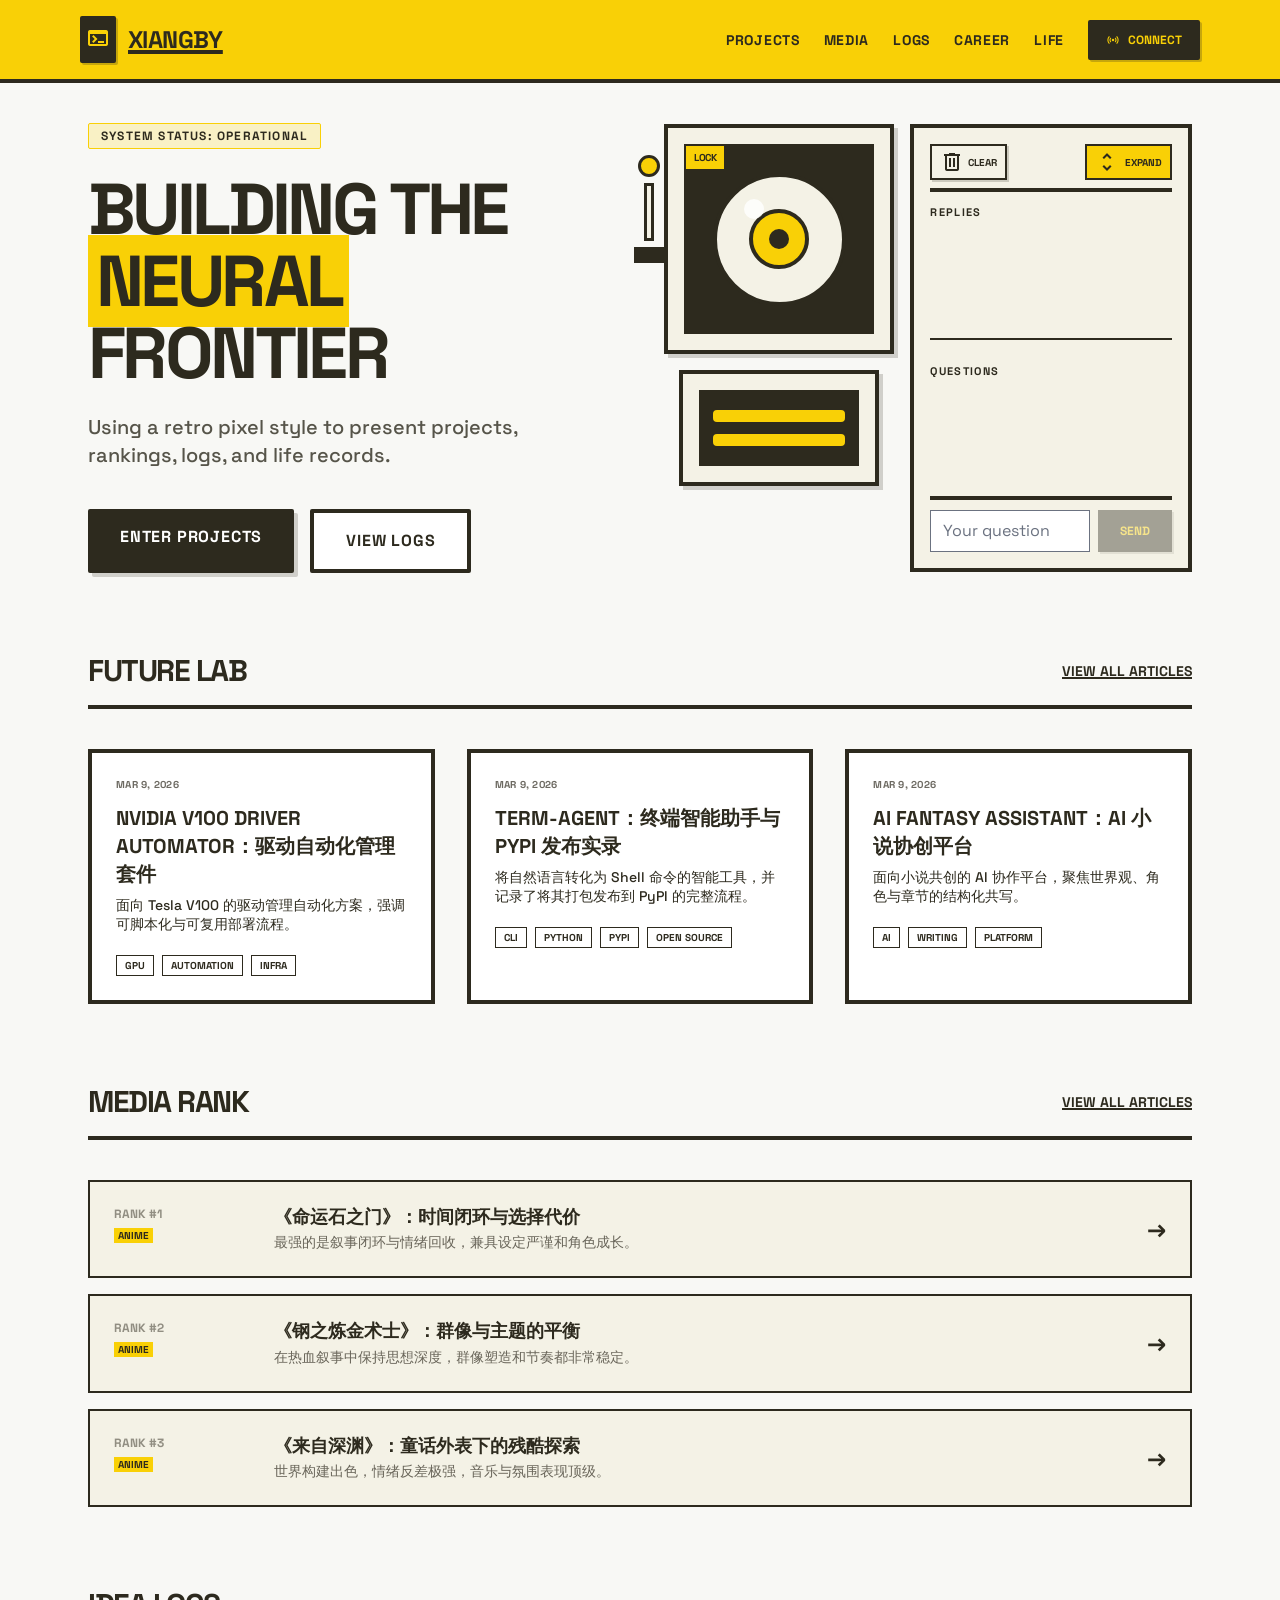
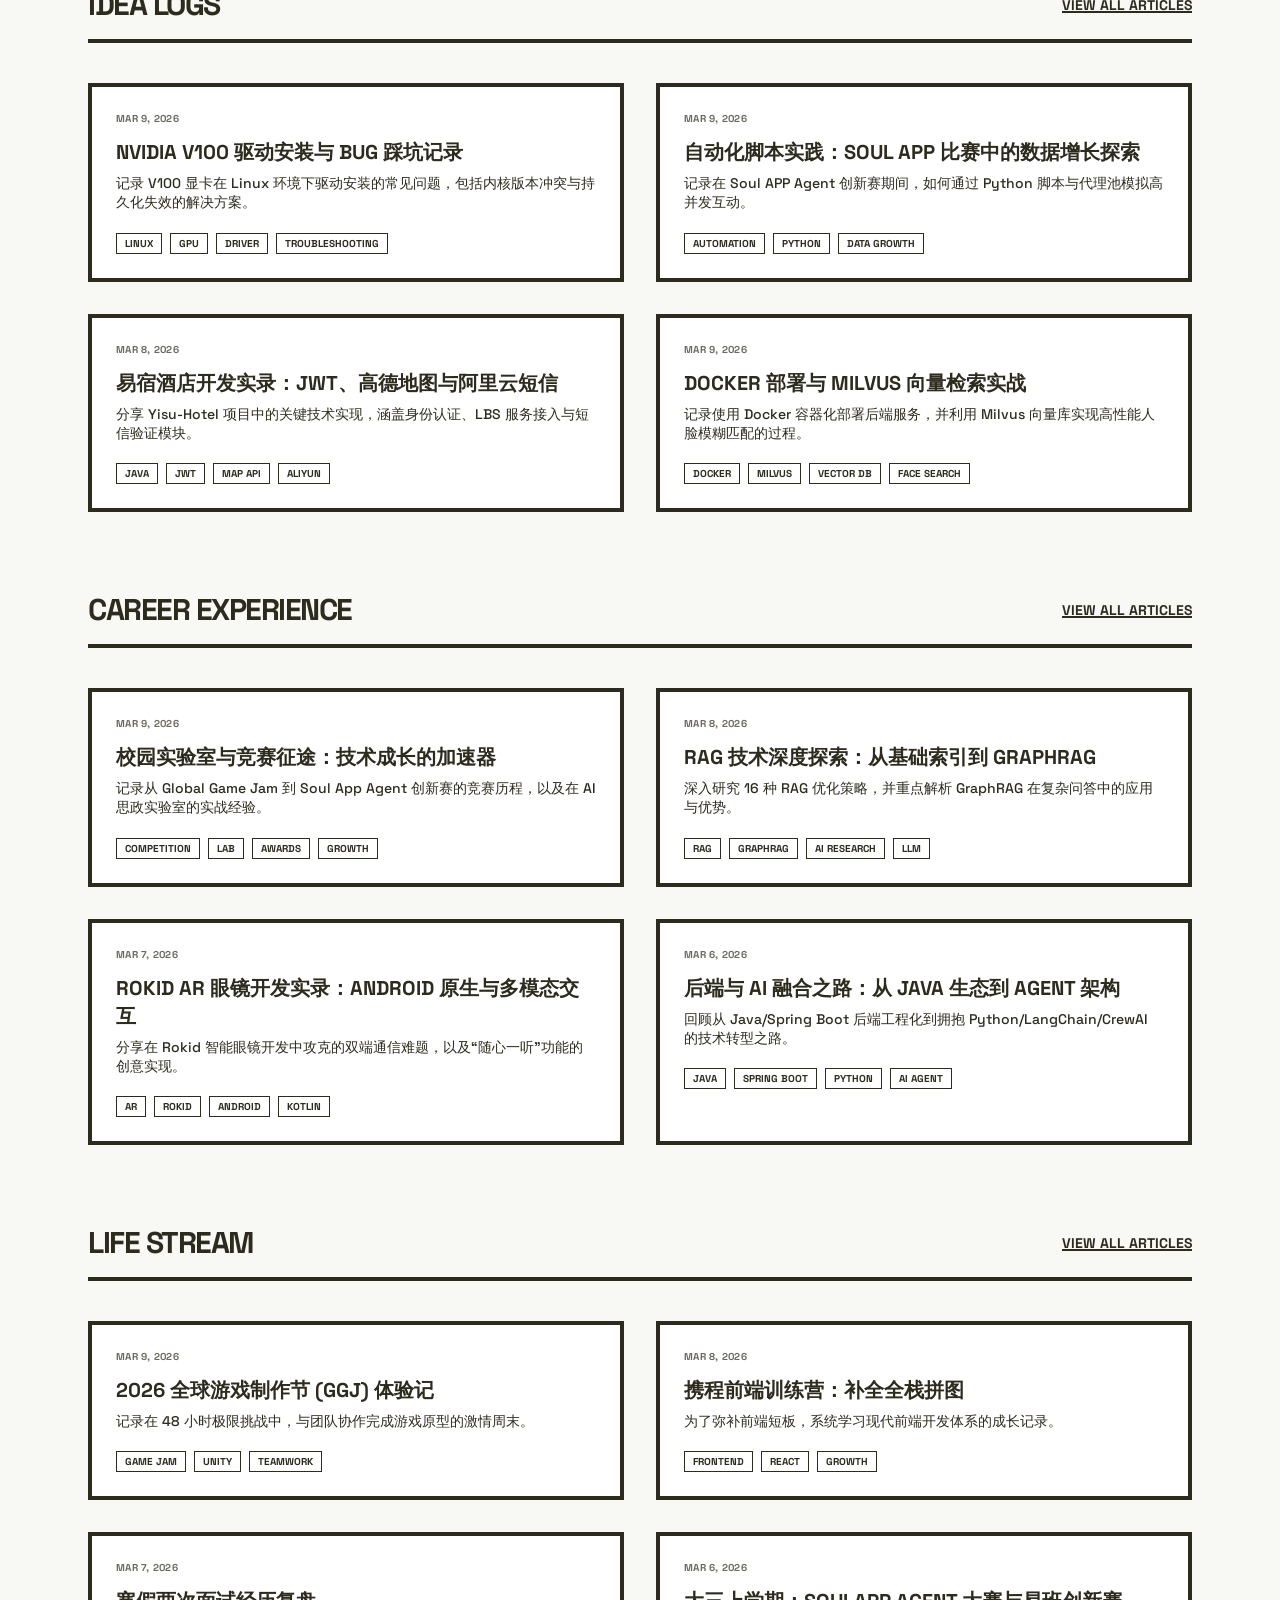
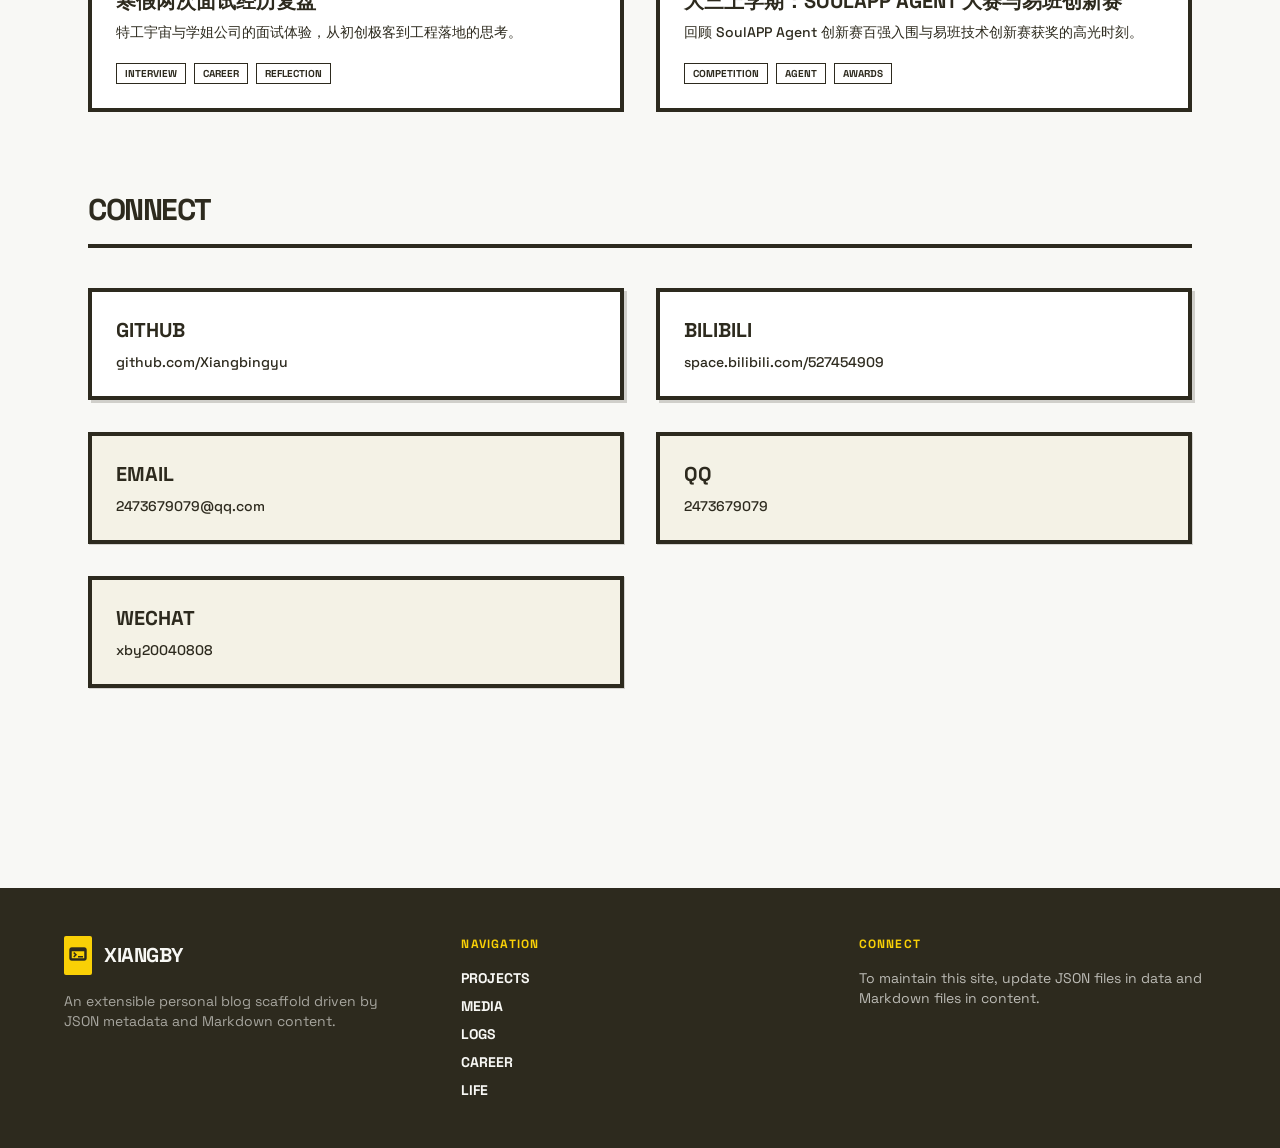
<file: src/index.html>
<!doctype html>
<html class="light" lang="en">
<head>
  <meta charset="utf-8">
  <meta name="viewport" content="width=device-width, initial-scale=1.0">
  <title>XiangBy | Home</title>
  <script src="./assets/tailwindcss.js"></script>
  <link rel="stylesheet" href="https://fonts.loli.net/css2?family=Space+Grotesk:wght@300;400;500;600;700;800;900&display=swap">
  <link rel="stylesheet" href="https://fonts.loli.net/css2?family=Material+Symbols+Outlined:wght@100..700,0..1&display=swap">
  <link rel="stylesheet" href="https://fonts.loli.net/css2?family=Material+Symbols+Outlined:wght,FILL@100..700,0..1&display=swap">
  <script>
    tailwind.config = {
      darkMode: "class",
      theme: {
        extend: {
          colors: {
            primary: "#f9d006",
            "background-light": "#f8f8f5",
            "background-dark": "#231f0f",
            charcoal: "#2d2a1e",
            cream: "#f4f2e6"
          }
        }
      }
    };
  </script>
  <link rel="stylesheet" href="./assets/site.css">
</head>
<body data-page="home" class="bg-background-light text-charcoal">
  <div class="relative flex min-h-screen w-full flex-col overflow-x-clip">
    <div id="site-header"></div>
    <main id="page-root" class="max-w-6xl mx-auto w-full px-6 py-10"></main>
    <div id="site-footer"></div>
  </div>
  <script type="module" src="./assets/app.js"></script>
</body>
</html>
</file>
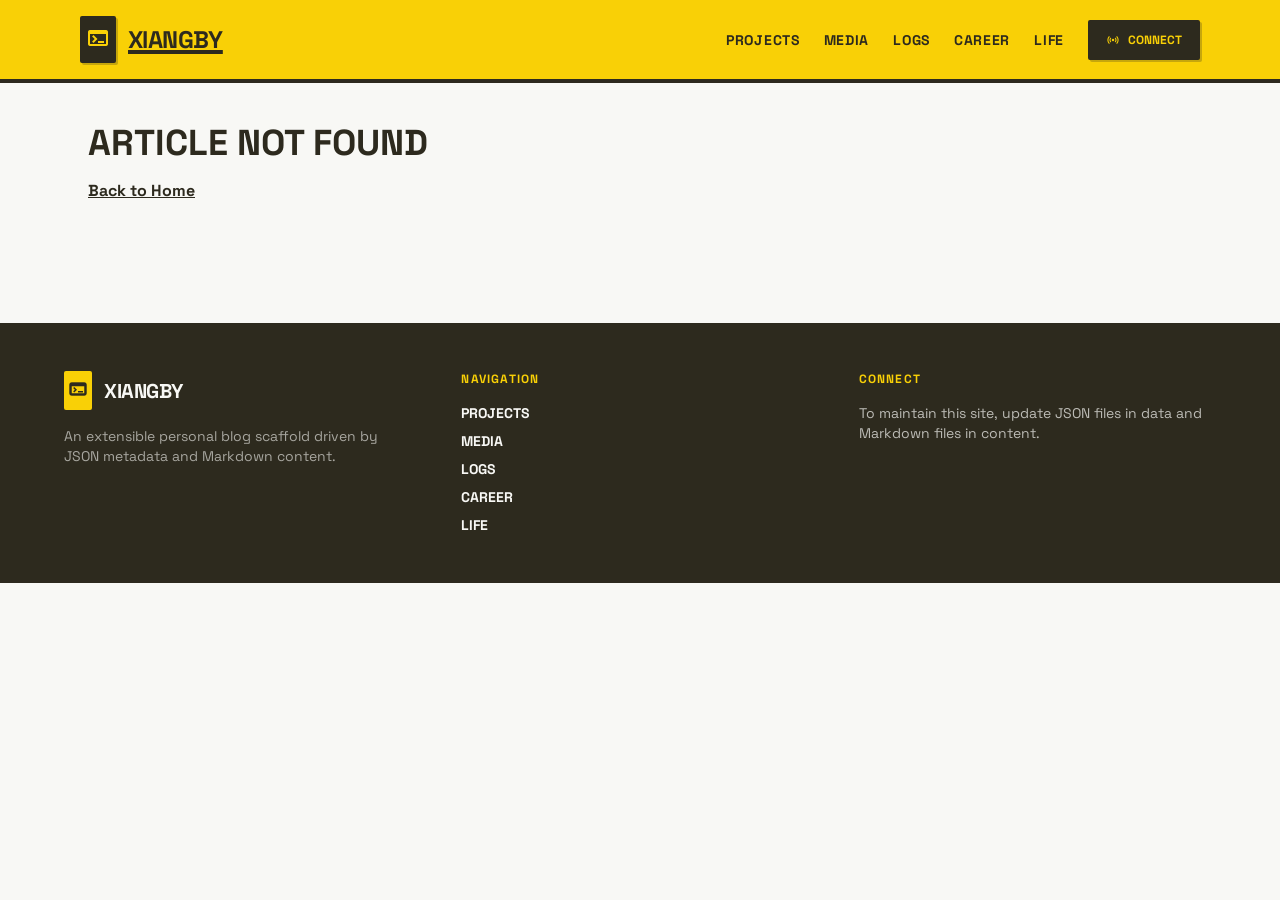
<file: src/article.html>
<!doctype html>
<html class="light" lang="en">
<head>
  <meta charset="utf-8">
  <meta name="viewport" content="width=device-width, initial-scale=1.0">
  <title>XiangBy | Article</title>
  <script src="./assets/tailwindcss.js"></script>
  <link rel="stylesheet" href="https://fonts.loli.net/css2?family=Space+Grotesk:wght@300;400;500;600;700;800;900&display=swap">
  <link rel="stylesheet" href="https://fonts.loli.net/css2?family=Material+Symbols+Outlined:wght@100..700,0..1&display=swap">
  <link rel="stylesheet" href="https://fonts.loli.net/css2?family=Material+Symbols+Outlined:wght,FILL@100..700,0..1&display=swap">
  <script>
    tailwind.config = { darkMode: "class", theme: { extend: { colors: { primary: "#f9d006", "background-light": "#f8f8f5", "background-dark": "#231f0f", charcoal: "#2d2a1e", cream: "#f4f2e6" } } } };
  </script>
  <link rel="stylesheet" href="./assets/site.css">
</head>
<body data-page="article" class="bg-background-light text-charcoal">
  <div class="relative flex min-h-screen w-full flex-col overflow-x-clip">
    <div id="site-header"></div>
    <main id="page-root" class="max-w-6xl mx-auto w-full px-6 py-10"></main>
    <div id="site-footer"></div>
  </div>
  <script type="module" src="./assets/app.js"></script>
</body>
</html>
</file>
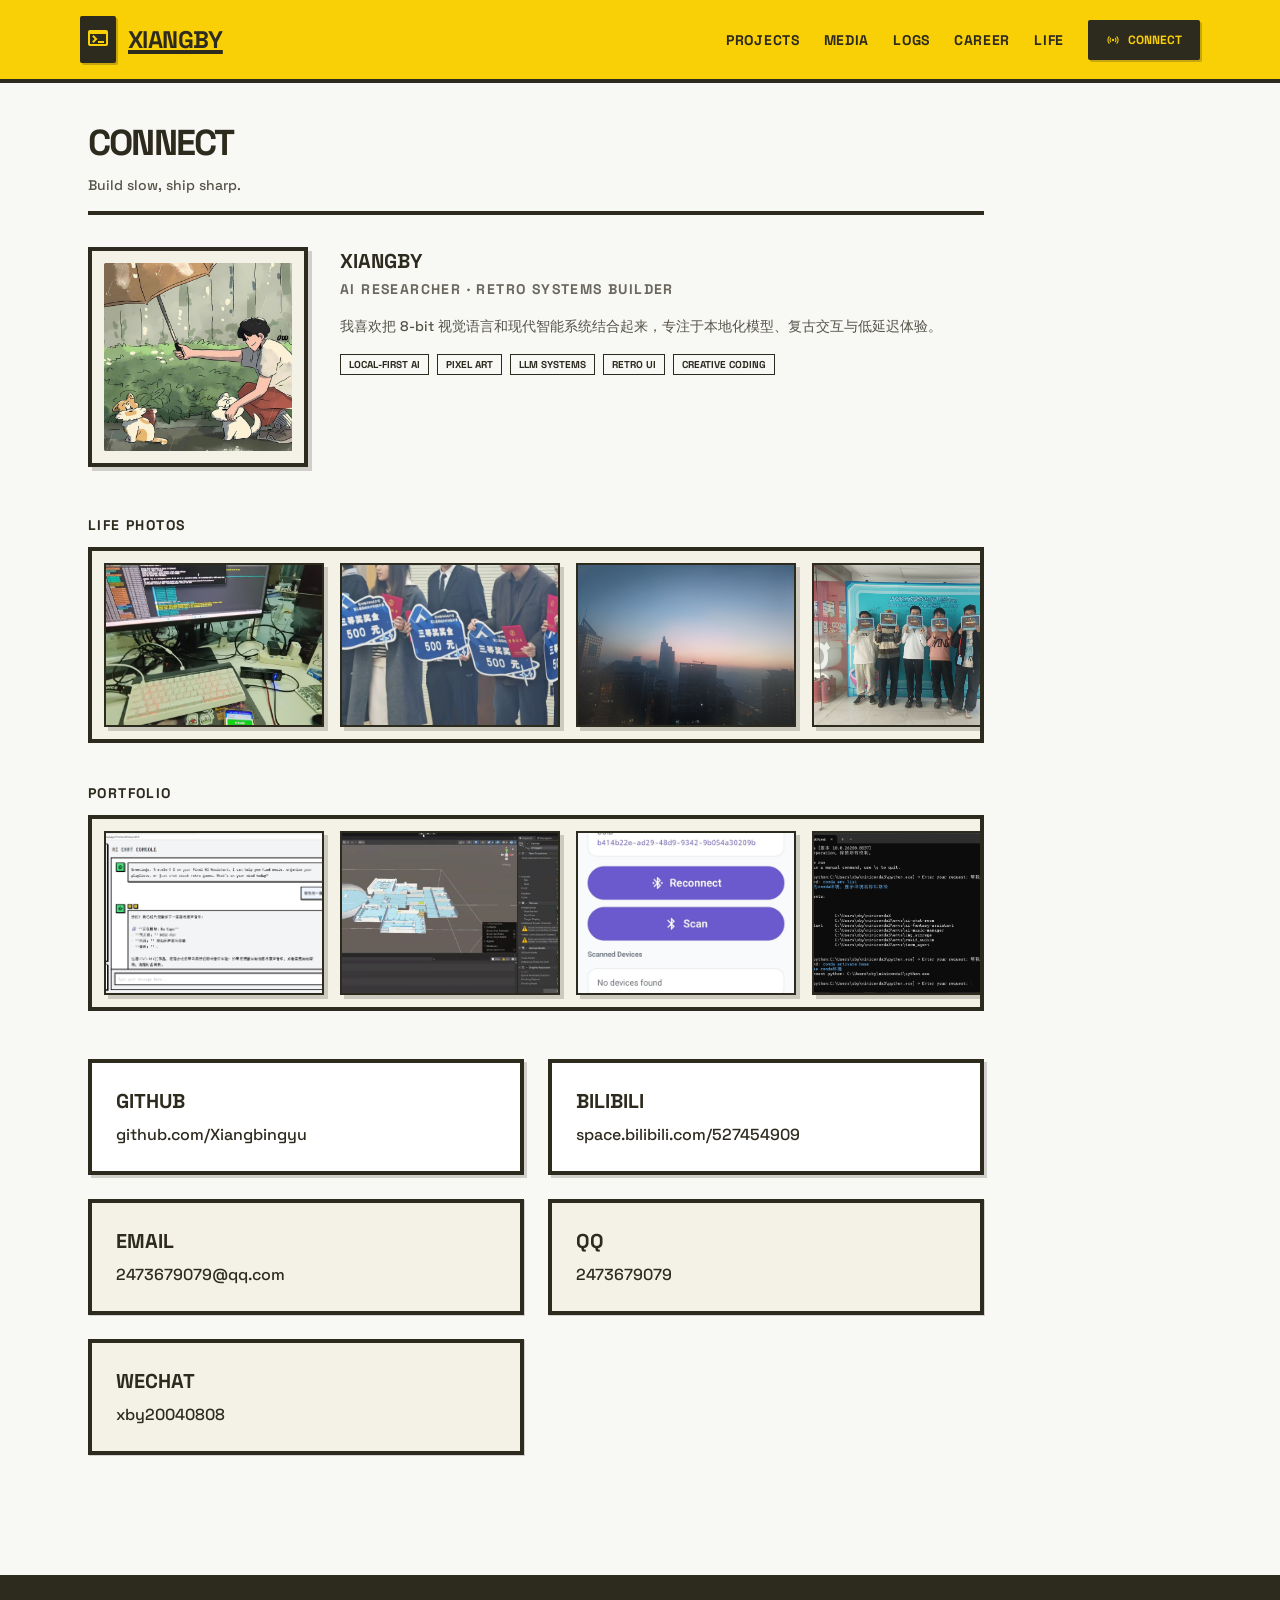
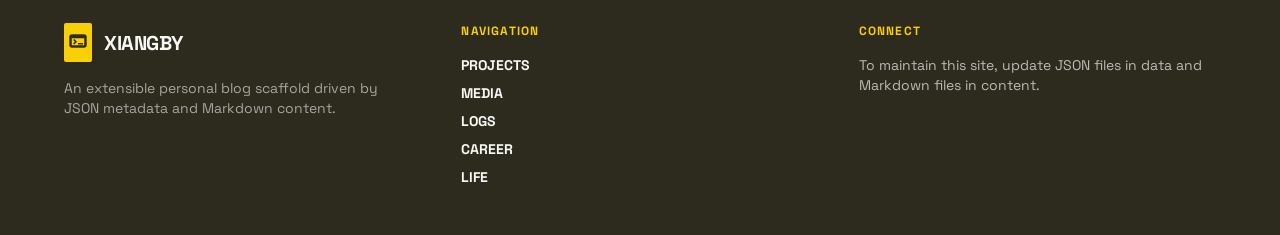
<file: src/connect.html>
<!doctype html>
<html class="light" lang="en">
<head>
  <meta charset="utf-8">
  <meta name="viewport" content="width=device-width, initial-scale=1.0">
  <title>XiangBy | Connect</title>
  <script src="./assets/tailwindcss.js"></script>
  <link rel="stylesheet" href="https://fonts.loli.net/css2?family=Space+Grotesk:wght@300;400;500;600;700;800;900&display=swap">
  <link rel="stylesheet" href="https://fonts.loli.net/css2?family=Material+Symbols+Outlined:wght@100..700,0..1&display=swap">
  <link rel="stylesheet" href="https://fonts.loli.net/css2?family=Material+Symbols+Outlined:wght,FILL@100..700,0..1&display=swap">
  <script>
    tailwind.config = { darkMode: "class", theme: { extend: { colors: { primary: "#f9d006", "background-light": "#f8f8f5", "background-dark": "#231f0f", charcoal: "#2d2a1e", cream: "#f4f2e6" } } } };
  </script>
  <link rel="stylesheet" href="./assets/site.css">
</head>
<body data-page="connect" class="bg-background-light text-charcoal">
  <div class="relative flex min-h-screen w-full flex-col overflow-x-clip">
    <div id="site-header"></div>
    <main id="page-root" class="max-w-6xl mx-auto w-full px-6 py-10"></main>
    <div id="site-footer"></div>
  </div>
  <script type="module" src="./assets/app.js"></script>
</body>
</html>
</file>
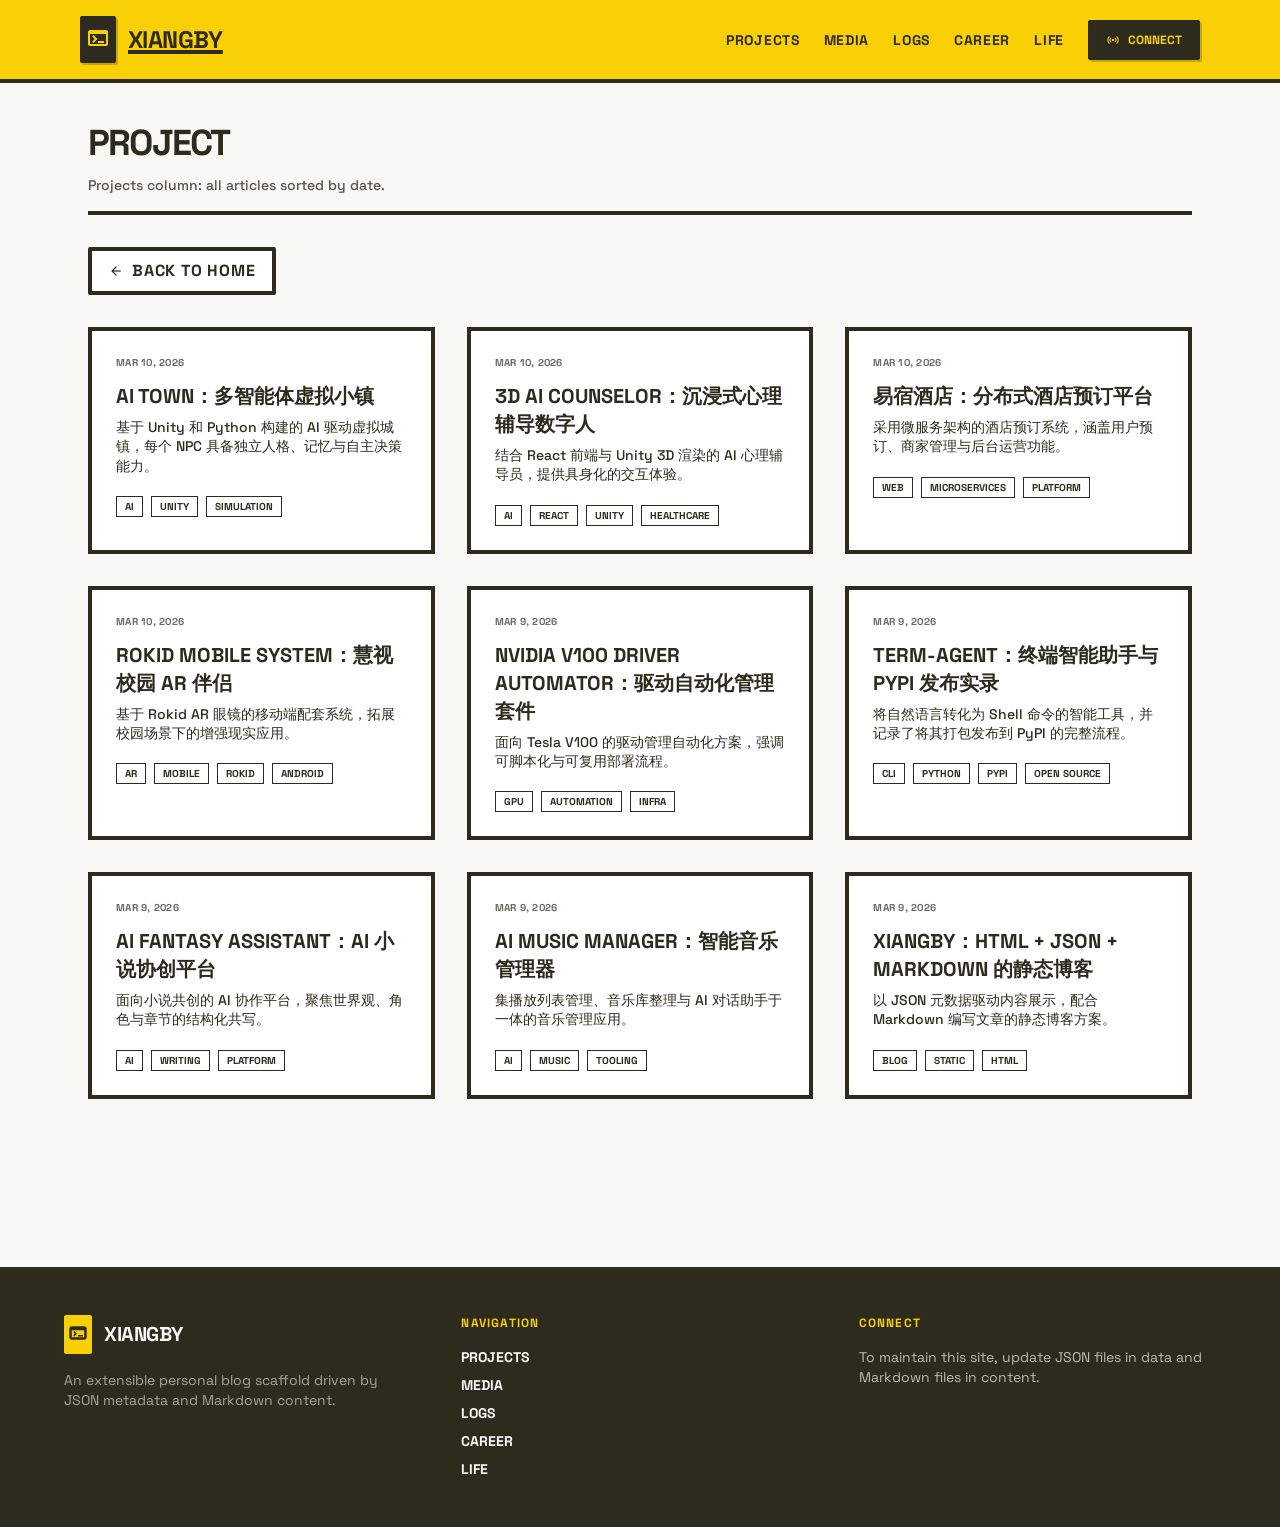
<file: src/subpage.html>
<!doctype html>
<html class="light" lang="en">
<head>
  <meta charset="utf-8">
  <meta name="viewport" content="width=device-width, initial-scale=1.0">
  <title>XiangBy | Section</title>
  <script src="./assets/tailwindcss.js"></script>
  <link rel="stylesheet" href="https://fonts.loli.net/css2?family=Space+Grotesk:wght@300;400;500;600;700;800;900&display=swap">
  <link rel="stylesheet" href="https://fonts.loli.net/css2?family=Material+Symbols+Outlined:wght@100..700,0..1&display=swap">
  <link rel="stylesheet" href="https://fonts.loli.net/css2?family=Material+Symbols+Outlined:wght,FILL@100..700,0..1&display=swap">
  <script>
    tailwind.config = { darkMode: "class", theme: { extend: { colors: { primary: "#f9d006", "background-light": "#f8f8f5", "background-dark": "#231f0f", charcoal: "#2d2a1e", cream: "#f4f2e6" } } } };
  </script>
  <link rel="stylesheet" href="./assets/site.css">
</head>
<body data-page="subpage" class="bg-background-light text-charcoal">
  <div class="relative flex min-h-screen w-full flex-col overflow-x-clip">
    <div id="site-header"></div>
    <main id="page-root" class="max-w-6xl mx-auto w-full px-6 py-10"></main>
    <div id="site-footer"></div>
  </div>
  <script type="module" src="./assets/app.js"></script>
</body>
</html>
</file>
<file: src/assets/site.css>
body {
  font-family: "Space Grotesk", sans-serif;
  opacity: 0;
  transform: translateY(6px);
  transition: opacity 220ms ease, transform 220ms ease;
}

body.page-ready {
  opacity: 1;
  transform: translateY(0);
}

body.page-leaving {
  opacity: 0;
  transform: translateY(6px);
  pointer-events: none;
}

@media (prefers-reduced-motion: reduce) {
  body {
    transform: none;
    transition: opacity 1ms linear;
  }

  body.page-ready,
  body.page-leaving {
    transform: none;
  }
}

.pixel-shadow {
  box-shadow: 4px 4px 0 0 rgba(45, 42, 30, 0.2);
}

.pixel-border {
  box-shadow:
    0 -4px 0 0 #2d2a1e,
    0 4px 0 0 #2d2a1e,
    -4px 0 0 0 #2d2a1e,
    4px 0 0 0 #2d2a1e;
}

.header-brand-badge {
  border: 2px solid #2d2a1e;
  box-shadow: 2px 2px 0 rgba(45, 42, 30, 0.25);
  transition: transform 180ms ease, box-shadow 180ms ease;
}

.header-brand-badge:hover {
  transform: translate(-1px, -1px);
  box-shadow: 4px 4px 0 rgba(45, 42, 30, 0.25);
}

.header-connect-link {
  border: 2px solid #2d2a1e;
  box-shadow: 2px 2px 0 rgba(45, 42, 30, 0.25);
  transition: transform 180ms ease, box-shadow 180ms ease, background-color 180ms ease;
}

.header-connect-link:hover {
  transform: translate(-1px, -1px);
  box-shadow: 4px 4px 0 rgba(45, 42, 30, 0.25);
}

.header-connect-link:focus-visible {
  outline: 3px solid #f4f2e6;
  outline-offset: 2px;
}

.contact-card {
  box-shadow: 3px 3px 0 rgba(45, 42, 30, 0.2);
  transition: transform 180ms ease, box-shadow 180ms ease, background-color 180ms ease;
}

.contact-card--link:hover {
  transform: translate(-2px, -2px);
  box-shadow: 6px 6px 0 rgba(45, 42, 30, 0.26);
}

.contact-card--link:focus-visible {
  outline: 3px solid #f9d006;
  outline-offset: 2px;
}

.contact-card--static {
  box-shadow: 1px 1px 0 rgba(45, 42, 30, 0.18);
}

.eye-panel {
  width: 100%;
  height: 100%;
  background: #2d2a1e;
  display: flex;
  align-items: center;
  justify-content: center;
}

.eye-antenna {
  position: absolute;
  left: -38px;
  top: 12%;
  width: 38px;
  display: flex;
  flex-direction: column;
  align-items: center;
  gap: 6px;
  transform-origin: 50% 100%;
  cursor: grab;
  user-select: none;
  touch-action: manipulation;
}

.eye-antenna-tooltip {
  position: absolute;
  bottom: 100%;
  left: 50%;
  transform: translateX(-50%) translateY(-10px);
  background: #f4f2e6;
  color: #2d2a1e;
  border: 2px solid #2d2a1e;
  padding: 6px 12px;
  font-size: 12px;
  font-weight: 800;
  text-transform: uppercase;
  white-space: nowrap;
  pointer-events: none;
  opacity: 0;
  transition: opacity 0.2s, transform 0.2s;
  box-shadow: 2px 2px 0 rgba(45, 42, 30, 0.2);
  z-index: 10;
}

.eye-antenna-tooltip::after {
  content: "";
  position: absolute;
  top: 100%;
  left: 50%;
  transform: translateX(-50%);
  border-width: 6px;
  border-style: solid;
  border-color: #2d2a1e transparent transparent transparent;
}

.eye-antenna:hover .eye-antenna-tooltip,
.eye-antenna:focus-visible .eye-antenna-tooltip {
  opacity: 1;
  transform: translateX(-50%) translateY(-14px);
}

.eye-antenna:active {
  cursor: grabbing;
}

.eye-antenna:focus-visible {
  outline: 3px solid #f9d006;
  outline-offset: 3px;
}

.eye-antenna--pulling {
  animation: antenna-pull 460ms cubic-bezier(0.25, 0.9, 0.3, 1);
}

.eye-antenna-head {
  width: 22px;
  height: 22px;
  border: 3px solid #2d2a1e;
  background: #f9d006;
  border-radius: 9999px;
}

.eye-antenna-stem {
  width: 10px;
  height: 58px;
  border: 3px solid #2d2a1e;
  background: #f4f2e6;
}

.eye-antenna-base {
  width: 30px;
  height: 16px;
  border: 3px solid #2d2a1e;
  background: #2d2a1e;
}

.eye-socket {
  width: 70%;
  height: 70%;
  background: #f4f2e6;
  border: 4px solid #2d2a1e;
  border-radius: 9999px;
  position: relative;
  display: flex;
  align-items: center;
  justify-content: center;
}

.eye-iris {
  width: 48%;
  height: 48%;
  background: #f9d006;
  border: 4px solid #2d2a1e;
  border-radius: 9999px;
  display: flex;
  align-items: center;
  justify-content: center;
  transform: translate(var(--eye-x, 0px), var(--eye-y, 0px));
}

.eye-pupil {
  width: 38%;
  height: 38%;
  background: #2d2a1e;
  border-radius: 9999px;
}

.eye-shine {
  width: 16%;
  height: 16%;
  background: #ffffff;
  border-radius: 9999px;
  position: absolute;
  top: 18%;
  left: 22%;
  opacity: 0.8;
}

.eye-lock {
  position: absolute;
  top: 1rem;
  left: 1rem;
  background: #f9d006;
  color: #2d2a1e;
  padding: 0.25rem 0.5rem;
  font-size: 10px;
  font-weight: 700;
  text-transform: uppercase;
  letter-spacing: -0.04em;
  border: 2px solid #2d2a1e;
  cursor: pointer;
}

.eye-lock:hover {
  background: #f4f2e6;
}

.eye-lock[data-locked="true"] {
  background: #2d2a1e;
  color: #f9d006;
}

.mouth-panel {
  width: 100%;
  height: 76px;
  background: #2d2a1e;
  border-radius: 0;
  display: flex;
  flex-direction: column;
  justify-content: center;
  gap: 8px;
  padding: 8px 12px;
  --mouth-open: 6px;
}

.mouth-lip {
  width: 100%;
  height: 16px;
  background: #f9d006;
  border: 2px solid #2d2a1e;
  border-radius: 6px;
}

.mouth-lip--top {
  transform: translateY(0);
}

.mouth-lip--bottom {
  transform: translateY(0);
}

@keyframes mouth-talk-top {
  0%,
  100% {
    transform: translateY(0);
  }
  50% {
    transform: translateY(calc(var(--mouth-open) * -1));
  }
}

@keyframes antenna-pull {
  0% {
    transform: translateY(0) rotate(0deg);
  }
  35% {
    transform: translateY(16px) rotate(-10deg) scaleY(0.92);
  }
  62% {
    transform: translateY(-6px) rotate(6deg) scaleY(1.03);
  }
  100% {
    transform: translateY(0) rotate(0deg) scaleY(1);
  }
}

@keyframes mouth-talk-bottom {
  0%,
  100% {
    transform: translateY(0);
  }
  50% {
    transform: translateY(var(--mouth-open));
  }
}

.chat-panel {
  width: 100%;
  border: 4px solid #2d2a1e;
  background: #f4f2e6;
  padding: 16px;
  display: flex;
  flex-direction: column;
  gap: 12px;
  height: 100%;
  --chat-bubble-height: 40px;
  --chat-bubble-gap: 8px;
  --chat-content-height: calc(var(--chat-bubble-height) * 6 + var(--chat-bubble-gap) * 5);
}

.chat-header {
  display: flex;
  align-items: center;
  justify-content: space-between;
  border-bottom: 4px solid #2d2a1e;
  padding-bottom: 8px;
}

.chat-title {
  font-weight: 800;
  text-transform: uppercase;
  font-size: 14px;
  letter-spacing: 0.08em;
}

.chat-header-actions {
  display: inline-flex;
  align-items: center;
  gap: 6px;
}

.chat-toggle {
  display: inline-flex;
  align-items: center;
  gap: 6px;
  border: 2px solid #2d2a1e;
  background: #f9d006;
  color: #2d2a1e;
  padding: 4px 8px;
  font-size: 10px;
  font-weight: 700;
  text-transform: uppercase;
  cursor: pointer;
}

.chat-toggle:hover {
  background: #f4f2e6;
}

.chat-clear {
  display: inline-flex;
  align-items: center;
  gap: 4px;
  border: 2px solid #2d2a1e;
  background: #f4f2e6;
  color: #2d2a1e;
  padding: 4px 8px;
  font-size: 10px;
  font-weight: 700;
  text-transform: uppercase;
  cursor: pointer;
  box-shadow: 2px 2px 0 rgba(45, 42, 30, 0.2);
  transition: transform 160ms ease, box-shadow 160ms ease, background-color 160ms ease;
}

.chat-clear:hover {
  background: #ffffff;
  transform: translate(-1px, -1px);
  box-shadow: 3px 3px 0 rgba(45, 42, 30, 0.25);
}

.chat-clear:active {
  transform: translate(0, 0);
  box-shadow: 1px 1px 0 rgba(45, 42, 30, 0.25);
}

.chat-clear:focus-visible {
  outline: 3px solid #f9d006;
  outline-offset: 2px;
}

.chat-split {
  display: grid;
  grid-template-columns: 1fr;
  gap: 12px;
  height: var(--chat-content-height);
}

.chat-divider {
  height: 2px;
  background: #2d2a1e;
}

.chat-section-title {
  font-size: 11px;
  font-weight: 800;
  text-transform: uppercase;
  letter-spacing: 0.12em;
  margin-bottom: 6px;
}

.chat-section {
  min-width: 0;
}

.chat-bubbles {
  display: flex;
  flex-direction: column;
  gap: var(--chat-bubble-gap);
  height: calc(var(--chat-bubble-height) * 2 + var(--chat-bubble-gap));
  overflow-y: auto;
  padding-right: 4px;
}

.chat-questions {
  display: flex;
  flex-direction: column;
  gap: var(--chat-bubble-gap);
  height: calc(var(--chat-bubble-height) * 2 + var(--chat-bubble-gap));
  overflow-y: auto;
  padding-right: 4px;
}

.chat-bubble {
  background: #2d2a1e;
  color: #f4f2e6;
  border: 2px solid #2d2a1e;
  padding: 8px 10px;
  width: 100%;
  display: block;
  box-sizing: border-box;
  font-size: 12px;
  line-height: 1.5;
  position: relative;
  height: auto;
  min-height: var(--chat-bubble-height);
  overflow: visible;
  flex-shrink: 0;
}

.chat-bubble--latest {
  z-index: 2;
}

.chat-bubble--loading {
  background: #f9d006;
  color: #2d2a1e;
}

.chat-bubble-content {
  word-break: break-all;
  overflow-wrap: anywhere;
}

.chat-loader {
  width: 24px;
  height: 6px;
  display: inline-flex;
  gap: 4px;
  margin-top: 6px;
}

.chat-loader::before,
.chat-loader::after {
  content: "";
  width: 6px;
  height: 6px;
  border-radius: 50%;
  background: currentColor;
  animation: chat-pulse 0.9s infinite ease-in-out;
}

.chat-loader::after {
  animation-delay: 0.2s;
}

.chat-question-item {
  display: block;
  width: 100%;
  box-sizing: border-box;
  text-align: left;
  border: 2px solid #2d2a1e;
  background: #ffffff;
  padding: 8px 10px;
  font-size: 12px;
  line-height: 1.5;
  font-weight: 600;
  cursor: pointer;
  height: auto;
  min-height: var(--chat-bubble-height);
  white-space: normal;
  word-break: break-all;
  overflow-wrap: anywhere;
  overflow: visible;
  flex-shrink: 0;
}

.chat-question-item:hover {
  background: #f9d006;
}

.chat-input {
  display: flex;
  gap: 8px;
  border-top: 4px solid #2d2a1e;
  padding-top: 10px;
  width: 100%;
}

.chat-input-field {
  flex: 1;
  border: 2px solid #2d2a1e;
  padding: 6px 8px;
  font-size: 12px;
  background: #ffffff;
  width: 100%;
}

.chat-send {
  border: 2px solid #2d2a1e;
  background: #2d2a1e;
  color: #f9d006;
  padding: 6px 10px;
  font-size: 12px;
  font-weight: 700;
  text-transform: uppercase;
  cursor: pointer;
  min-width: 74px;
  box-shadow: 2px 2px 0 rgba(45, 42, 30, 0.22);
  transition: transform 160ms ease, box-shadow 160ms ease, opacity 160ms ease;
}

.chat-send:hover:not(:disabled) {
  transform: translate(-1px, -1px);
  box-shadow: 4px 4px 0 rgba(45, 42, 30, 0.28);
}

.chat-send:active:not(:disabled) {
  transform: translate(0, 0);
  box-shadow: 1px 1px 0 rgba(45, 42, 30, 0.28);
}

.chat-send:focus-visible {
  outline: 3px solid #f9d006;
  outline-offset: 2px;
}

.chat-send:disabled {
  opacity: 0.4;
  cursor: not-allowed;
}

.chat-merged {
  display: none;
  flex-direction: column;
  gap: 10px;
  height: var(--chat-content-height);
  overflow-y: auto;
  padding-right: 4px;
}

.chat-merged-bubble {
  margin: 0;
  width: 100%;
}

.chat-markdown {
  word-break: break-word;
  overflow-wrap: anywhere;
}

.chat-markdown p {
  margin: 0;
}

.chat-markdown p + p {
  margin-top: 0.45rem;
}

.chat-markdown ul {
  margin: 0.45rem 0 0 1rem;
  list-style: square;
}

.chat-markdown li {
  margin: 0.15rem 0;
}

.chat-markdown blockquote {
  border-left: 2px solid currentColor;
  margin: 0.45rem 0;
  padding-left: 0.5rem;
}

.chat-markdown pre {
  margin: 0.45rem 0;
  padding: 0.5rem;
  border: 2px solid currentColor;
  overflow-x: auto;
}

.chat-markdown code {
  font-size: 11px;
}

.chat-panel[data-expanded="true"] .chat-split {
  display: none;
}

.chat-panel[data-expanded="true"] .chat-merged {
  display: flex;
}


@keyframes chat-pulse {
  0%,
  100% {
    transform: scale(0.6);
    opacity: 0.4;
  }
  50% {
    transform: scale(1);
    opacity: 1;
  }
}

.markdown h1,
.markdown h2,
.markdown h3 {
  margin-top: 1.6rem;
  margin-bottom: 0.8rem;
  font-weight: 800;
  text-transform: uppercase;
  letter-spacing: -0.01em;
}

.markdown h1 {
  font-size: 2rem;
}

.markdown h2 {
  font-size: 1.5rem;
}

.markdown h3 {
  font-size: 1.25rem;
}

.markdown p {
  margin-bottom: 1rem;
  line-height: 1.75;
  font-weight: 500;
}

.markdown ul {
  margin: 0.8rem 0 1.2rem 1.2rem;
  list-style: square;
}

.markdown li {
  margin-bottom: 0.4rem;
  line-height: 1.65;
}

.markdown blockquote {
  border-left: 4px solid #2d2a1e;
  padding-left: 0.8rem;
  margin: 1rem 0;
  font-style: italic;
}

.markdown pre {
  margin: 1.2rem 0;
  overflow-x: auto;
  background: #2d2a1e;
  color: #f8f8f5;
  padding: 1rem;
  border: 4px solid #2d2a1e;
}

.markdown code {
  background: rgba(45, 42, 30, 0.1);
  padding: 0.1rem 0.3rem;
}

.marquee {
  overflow: hidden;
  border: 4px solid #2d2a1e;
  background: #f4f2e6;
  padding: 0.75rem;
}

.marquee-track {
  display: flex;
  gap: 1rem;
  width: max-content;
  animation: marquee-scroll 28s linear infinite;
}

.marquee-track.slow {
  animation-duration: 40s;
}

.marquee-item {
  flex: 0 0 220px;
}

.marquee-item img {
  width: 100%;
  height: 160px;
  object-fit: cover;
  display: block;
}

@keyframes marquee-scroll {
  from {
    transform: translateX(0);
  }
  to {
    transform: translateX(-50%);
  }
}

html.theme-night body {
  background: #0d1324 !important;
  color: #dce4ff !important;
}

html.theme-night .bg-background-light,
html.theme-night .bg-white,
html.theme-night .bg-cream {
  background-color: #1a2238 !important;
}

html.theme-night .bg-primary {
  background-color: #253152 !important;
}

html.theme-night .bg-charcoal {
  background-color: #090d17 !important;
}

html.theme-night .text-charcoal,
html.theme-night .text-charcoal\/80,
html.theme-night .text-charcoal\/70,
html.theme-night .text-charcoal\/60,
html.theme-night .text-charcoal\/50 {
  color: #dce4ff !important;
}

html.theme-night .text-background-light,
html.theme-night .text-background-light\/60 {
  color: #dce4ff !important;
}

html.theme-night .border-charcoal {
  border-color: #4a5f95 !important;
}

html.theme-night .header-brand-badge {
  border-color: #4a5f95;
  box-shadow: 2px 2px 0 rgba(8, 12, 20, 0.55);
}

html.theme-night .header-connect-link {
  border-color: #4a5f95;
  background: #10182d;
  color: #7f92ff;
  box-shadow: 2px 2px 0 rgba(8, 12, 20, 0.55);
}

html.theme-night .header-connect-link:hover {
  background: #1a2238;
}

html.theme-night .pixel-shadow {
  box-shadow: 4px 4px 0 0 rgba(8, 12, 20, 0.55);
}

html.theme-night .contact-card {
  border-color: #4a5f95 !important;
}

html.theme-night .contact-card--link {
  background: #1f2a47 !important;
  color: #dce4ff !important;
  box-shadow: 3px 3px 0 rgba(8, 12, 20, 0.58);
}

html.theme-night .contact-card--link:hover {
  background: #3a4f84 !important;
  color: #f1f5ff !important;
  box-shadow: 6px 6px 0 rgba(8, 12, 20, 0.66);
}

html.theme-night .contact-card--static {
  background: #121b33 !important;
  color: #b7c6f2 !important;
  box-shadow: 1px 1px 0 rgba(8, 12, 20, 0.5);
}

html.theme-night .eye-panel,
html.theme-night .eye-antenna-base,
html.theme-night .mouth-panel,
html.theme-night .chat-bubble,
html.theme-night .chat-send,
html.theme-night .markdown pre {
  background: #090d17;
}

html.theme-night .eye-socket,
html.theme-night .chat-panel,
html.theme-night .marquee,
html.theme-night .chat-question-item,
html.theme-night .chat-input-field {
  background: #1a2238;
  border-color: #4a5f95;
  color: #dce4ff;
}

html.theme-night .chat-header {
  border-bottom-color: #4a5f95;
}

html.theme-night .chat-divider {
  background: #4a5f95;
}

html.theme-night .chat-input {
  border-top-color: #4a5f95;
}

html.theme-night .chat-bubble {
  border-color: #4a5f95;
  color: #dce4ff;
}

html.theme-night .chat-toggle {
  border-color: #4a5f95;
}

html.theme-night .chat-clear {
  background: #1a2238;
  color: #dce4ff;
  border-color: #4a5f95;
}

html.theme-night .chat-clear:hover {
  background: #253152;
}

html.theme-night .eye-antenna-head,
html.theme-night .eye-iris,
html.theme-night .mouth-lip,
html.theme-night .chat-toggle,
html.theme-night .chat-bubble--loading {
  background: #7f92ff;
  color: #0d1324;
}

html.theme-night .chat-send {
  border-color: #4a5f95;
  background: #10182d;
  color: #7f92ff;
}

html.theme-night .chat-send:hover:not(:disabled) {
  background: #0d1324;
}

html.theme-night .eye-antenna-stem {
  background: #dce4ff;
}

html.theme-night .eye-lock {
  background: #7f92ff;
  color: #0d1324;
}

html.theme-night .eye-lock:hover {
  background: #dce4ff;
}

html.theme-night .eye-lock[data-locked="true"] {
  background: #0d1324;
  color: #7f92ff;
}

html.theme-night .eye-antenna-tooltip {
  background: #1a2238;
  color: #dce4ff;
  border-color: #4a5f95;
  box-shadow: 2px 2px 0 rgba(8, 12, 20, 0.55);
}

html.theme-night .eye-antenna-tooltip::after {
  border-color: #4a5f95 transparent transparent transparent;
}
</file>
